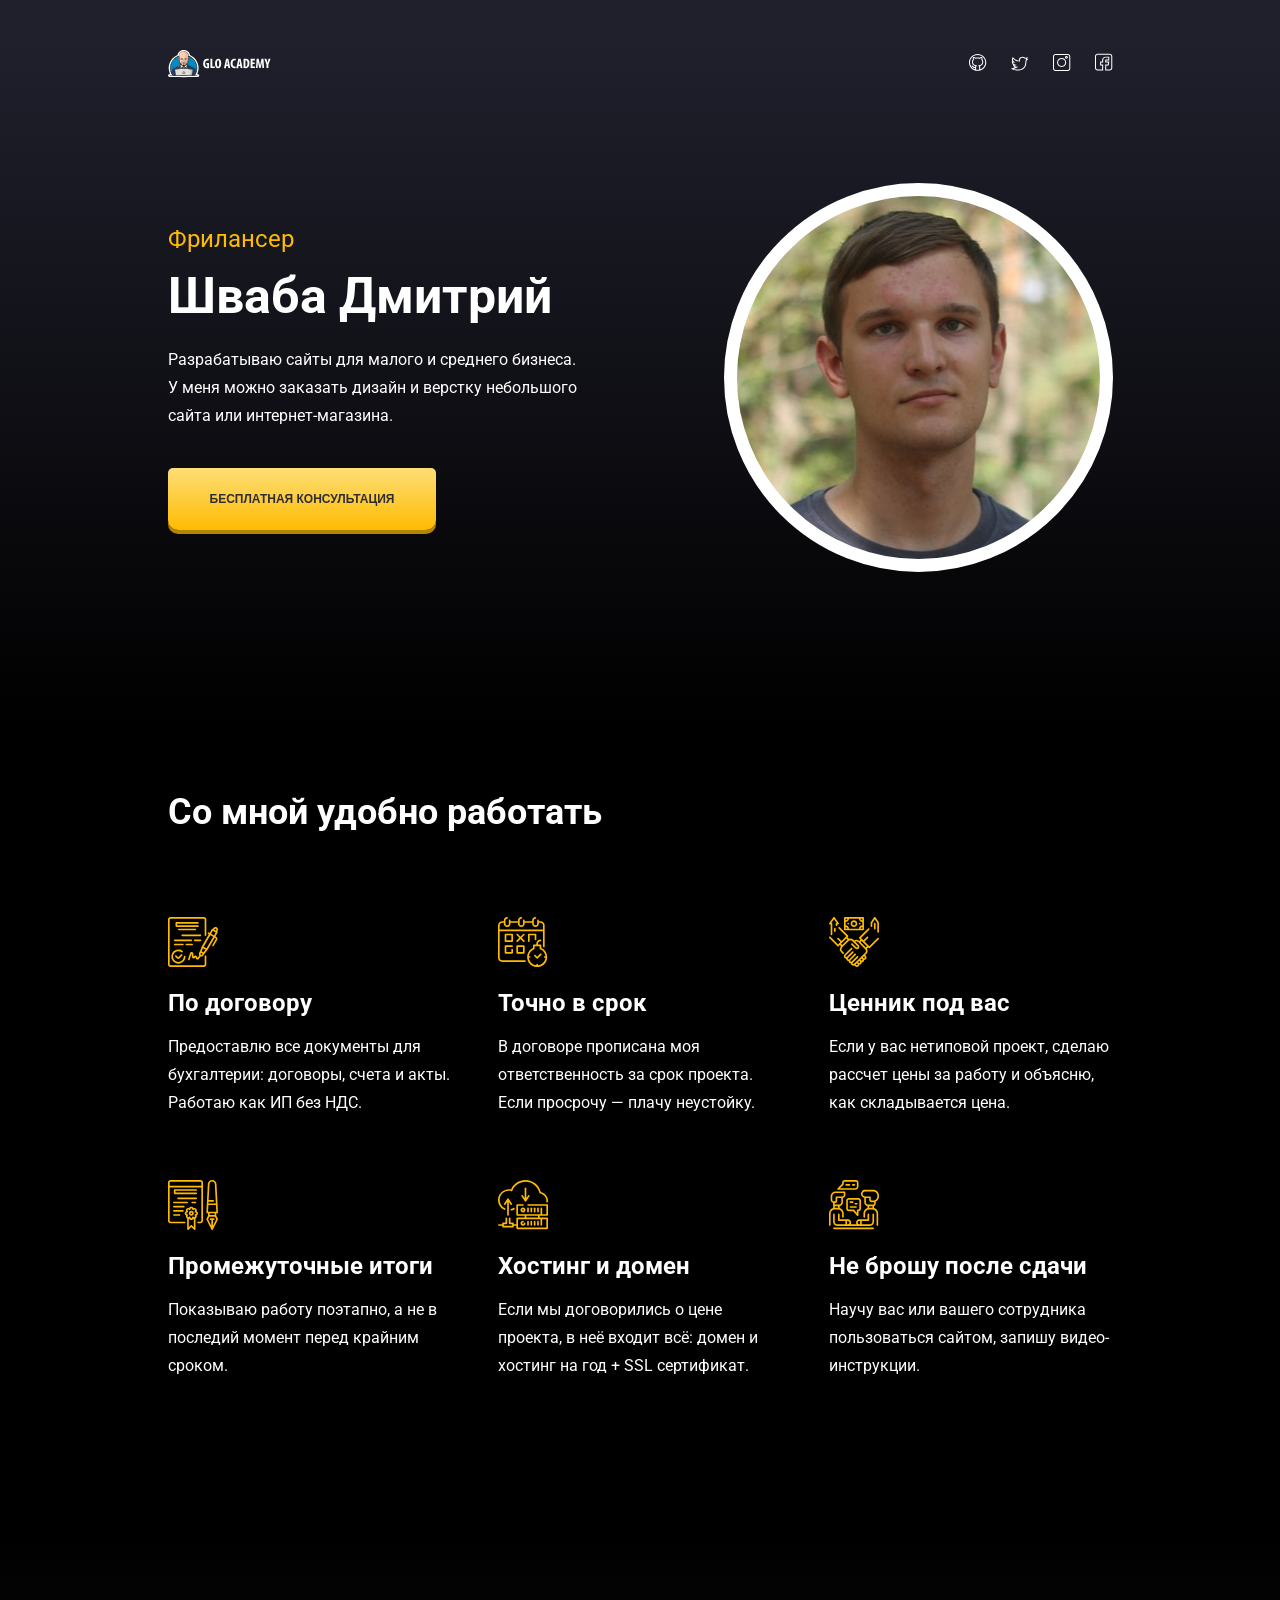
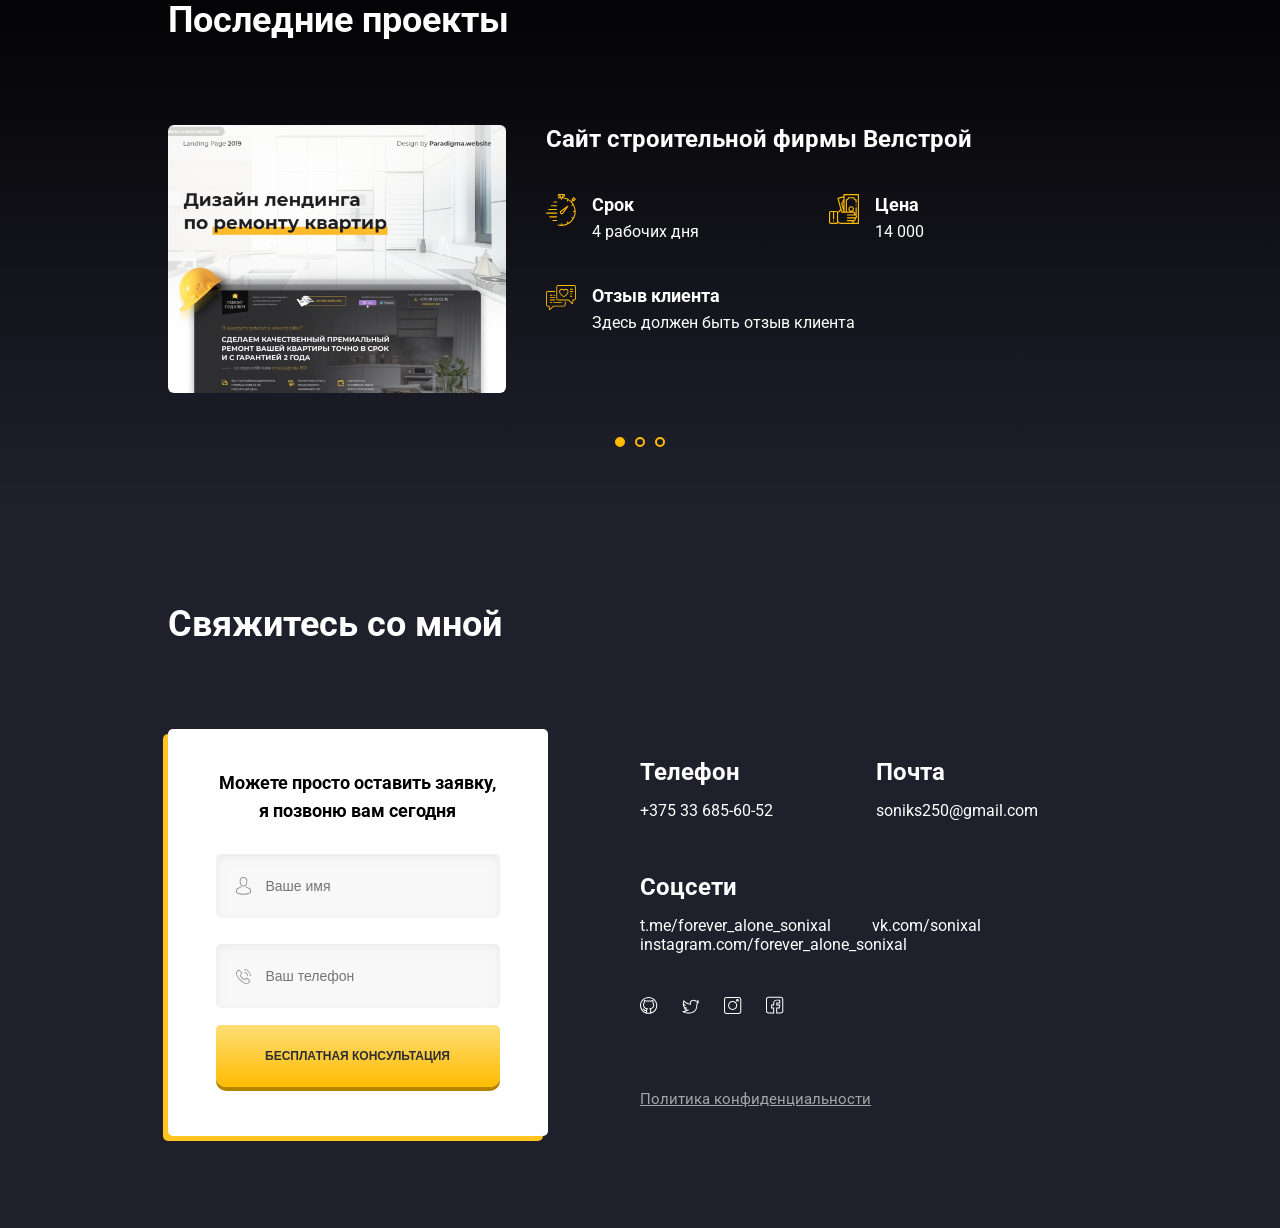
<file: index.html>
<!DOCTYPE html>
<html lang="ru">
<head>
	<meta charset="UTF-8">
	<meta name="viewport" content="width-device-width, initial-scale=1.0">
	<title>Шваба Дмитрий</title>
	<link href="https://fonts.googleapis.com/css?family=Roboto:400,700&display=swap&subset=cyrillic" rel="stylesheet">
	<link rel="stylesheet" href="css/style.css">
	<link rel="stylesheet" href="css/animate.css">
	<link rel="stylesheet" href="css/swiper.min.css">
</head>
<body>
	<header class="hero">
		<div class="container">
			<div class="hero-header">
				<img class = "logo" src="img/logo.svg" alt="Glo Academy">
				<div class="social-links">
					<a href="https://github.com/sonixal" class="social-link"><img src="img/social/github.svg" alt="github"></a>
					<a href="#" class="social-link"><img src="img/social/twitter.svg" alt="twitter"></a>
					<a href="http://instagram.com/forever_alone_sonixal" class="social-link"><img src="img/social/instagram.svg" alt="instagram"></a>
					<a href="https://vk.com/sonixal" class="social-link"><img src="img/social/facebook.svg" alt="facebook"></a>
				</div>
			</div>
			<div class="hero-content">	
				<div class="hero-text">
					<span class="hero-subtitle wow fadeInRight" data-wow-delay="0.2s">Фрилансер</span>
					<h1 class="hero-title wow fadeInRight" data-wow-delay="0.4s">Шваба Дмитрий</h1>
					<p class="hero-description wow fadeInRight" data-wow-delay="0.6s">Разрабатываю сайты для малого и среднего бизнеса. У меня можно заказать дизайн и верстку небольшого сайта или интернет-магазина.</p>
					<button class="button hero-button wow fadeInRight" data-wow-delay="0.8s">Бесплатная консультация</button>
				</div>
				<div class="hero-avatar wow fadeIn" data-wow-delay="1.5s">
					
				</div>
			</div>
		</div>
	</header>
	<main>
		<section class="features section">
			<div class="container">
				<h2 class="section-title wow fadeInUp">Со мной удобно работать</h2>
				<div class="features-block">
					<div class="features-item">
						<img src="img/features/offer-img.svg" alt="По договору" class="features-image wow fadeIn" data-wow-delay="0.2s">
						<h3 class="features-title wow fadeIn" data-wow-delay="0.2s">По договору</h3>
						<p class="features-text wow fadeIn" data-wow-delay="0.2s">Предоставлю все документы для бухгалтерии: договоры, счета и акты. Работаю как ИП без НДС.</p>
					</div>
					<div class="features-item">
						<img src="img/features/deadline-img.svg" alt="Точно в срок" class="features-image wow fadeIn" data-wow-delay="0.2s">
						<h3 class="features-title wow fadeIn" data-wow-delay="0.2s">Точно в срок</h3>
						<p class="features-text wow fadeIn" data-wow-delay="0.2s">В договоре прописана моя  ответственность за срок проекта. Если просрочу — плачу неустойку. </p>
					</div>
					<div class="features-item wow fadeIn" data-wow-delay="0.2s">
						<img src="img/features/agreement-img.svg" alt="Ценник под вас" class="features-image wow fadeIn" data-wow-delay="0.2s">
						<h3 class="features-title wow fadeIn" data-wow-delay="0.2s">Ценник под вас</h3>
						<p class="features-text wow fadeIn" data-wow-delay="0.2s">Если у вас нетиповой проект, сделаю рассчет цены за работу и объясню, как складывается цена.</p>
					</div>
					<div class="features-item">
						<img src="img/features/steps-img.svg" alt="Промежуточные итоги" class="features-image wow fadeIn" data-wow-delay="0.2s">
						<h3 class="features-title wow fadeIn" data-wow-delay="0.2s">Промежуточные итоги</h3>
						<p class="features-text wow fadeIn" data-wow-delay="0.2s">Показываю работу поэтапно, а не в последий момент перед крайним сроком. </p>
					</div>
					<div class="features-item">
						<img src="img/features/storage-img.svg" alt="Хостинг и домен" class="features-image wow fadeIn" data-wow-delay="0.2s">
						<h3 class="features-title wow fadeIn" data-wow-delay="0.2s">Хостинг и домен</h3>
						<p class="features-text wow fadeIn" data-wow-delay="0.2s">Если мы договорились о цене проекта, в неё входит всё: домен и хостинг на год + SSL сертификат.</p>
					</div>
					<div class="features-item">
						<img src="img/features/conversation-img.svg" alt="Не брошу после сдачи" class="features-image wow fadeIn" data-wow-delay="0.2s">
						<h3 class="features-title wow fadeIn " data-wow-delay="0.2s">Не брошу после сдачи</h3>
						<p class="features-text wow fadeIn" data-wow-delay="0.2s">Научу вас или вашего сотрудника пользоваться сайтом, запишу видео-инструкции.</p>
					</div>
				</div>
			</div>
		</section>
		<section class="section projects">
			<div class="container">
				<h2 class="section-title">Последние проекты</h2>

				<div class="swiper-container projects-slider">
    			<div class="swiper-wrapper">
        			<div class="swiper-slide projects-slide">
						<img src="img/project-img.svg" alt="Site" class="project-image">
						<div class="project-text">
							<h3 class="project-title">Сайт строительной фирмы Велстрой</h3>
							<div class="project-time">
								<img src="img/time-icon.svg" alt="" class="project-icon">
								<div class="project-description">
									<h4 class="project-subtitle">Срок</h4>
									<p class="project-paragraph">4 рабочих дня</p>
								</div>
							</div>
							<div class="project-cost">								
								<img src="img/cost-icon.svg" alt="" class="project-icon">
								<div class="project-description">
									<h4 class="project-subtitle">Цена</h4>
									<p class="project-paragraph">14 000</p>
								</div></div>
							<div class="project-feedback">
								<img src="img/feedback-icon.svg" alt="" class="project-icon">
								<div class="project-description">
									<h4 class="project-subtitle">Отзыв клиента</h4>
									<p class="project-paragraph">Здесь должен быть отзыв клиента</p>
								</div>
							</div>
						</div>
        			</div>
        			<div class="swiper-slide projects-slide">
						<img src="img/project-img.svg" alt="Site" class="project-image">
						<div class="project-text">
						<h3 class="project-title">Сайт строительной фирмы Беларуськалий</h3>
							<div class="project-time">
								<img src="img/time-icon.svg" alt="" class="project-icon">
								<div class="project-description">
									<h4 class="project-subtitle">Срок</h4>
									<p class="project-paragraph">4 рабочих дня</p>
								</div>
							</div>
							<div class="project-cost">								
								<img src="img/cost-icon.svg" alt="" class="project-icon">
								<div class="project-description">
									<h4 class="project-subtitle">Цена</h4>
									<p class="project-paragraph">14 000</p>
								</div></div>
							<div class="project-feedback">
								<img src="img/feedback-icon.svg" alt="" class="project-icon">
								<div class="project-description">
									<h4 class="project-subtitle">Отзыв клиента</h4>
									<p class="project-paragraph">Здесь должен быть отзыв клиента</p>
								</div>
							</div>
						</div>
        			</div>
         			<div class="swiper-slide projects-slide">
						<img src="img/project-img.svg" alt="Site" class="project-image">
						<div class="project-text">
						<h3 class="project-title">Сайт строительной фирмы Беларуськалий</h3>
							<div class="project-time">
								<img src="img/time-icon.svg" alt="" class="project-icon">
								<div class="project-description">
									<h4 class="project-subtitle">Срок</h4>
									<p class="project-paragraph">4 рабочих дня</p>
								</div>
							</div>
							<div class="project-cost">								
								<img src="img/cost-icon.svg" alt="" class="project-icon">
								<div class="project-description">
									<h4 class="project-subtitle">Цена</h4>
									<p class="project-paragraph">14 000</p>
								</div></div>
							<div class="project-feedback">
								<img src="img/feedback-icon.svg" alt="" class="project-icon">
								<div class="project-description">
									<h4 class="project-subtitle">Отзыв клиента</h4>
									<p class="project-paragraph">Здесь должен быть отзыв клиента</p>
								</div>
							</div>
						</div>
        			</div>       			
    			</div>
   				 	<div class="projects-pagination"></div>
				</div>
			</div>
		</section>
	</main>
	<footer class="section">
		<div class="container">
			<h2 class="section-title wow fadeInUp" data-wow-delay="0.2s">Свяжитесь со мной</h2>
			<div class="contacts-block">
				<form action="#" class="contacts-form wow fadeIn" data-wow-delay="0.4s">
					<h4 class="form-title">Можете просто оставить заявку, я позвоню вам сегодня</h4>
					<input type="text" class="input input-name" placeholder="Ваше имя">
					<input type="text" class="input input-phone" placeholder="Ваш телефон">
					<button class="button form-button">Бесплатная консультация</button>
				</form>
				<div class="contacts-text">
					<div class="contacts-data">
						<div class="contacts-phone wow fadeIn" data-wow-delay="0.6s">
							<h4 class="contacts-title">Телефон</h4>
							<a href="tel:+375336856052" class="contacts-link">+375 33 685-60-52</a>
						</div>
						<div class="contacts-mail wow fadeIn" data-wow-delay="0.6s">
							<h4 class="contacts-title">Почта</h4>
							<a href="mailto:soniks250@gmail.com" class="contacts-link">soniks250@gmail.com</a>
						</div>
						<div class="contact-social wow fadeIn" data-wow-delay="0.6s">
							<h4 class="contacts-title">Соцсети</h4>
							<a href="http://t.me/forever_alone_sonixal" class="contacts-link">t.me/forever_alone_sonixal</a>
							<a href="http://vk.com/sonixal" class="contacts-link">vk.com/sonixal</a>
							<a href="http://instagram.com/forever_alone_sonixal" class="contacts-link">instagram.com/forever_alone_sonixal</a>
							</div>
					</div>
					<div class="social-links wow fadeIn" data-wow-delay="0.8s">
							<a href="https://github.com/sonixal" class="social-link"><img src="img/social/github.svg" alt="github"></a>
							<a href="#" class="social-link"><img src="img/social/twitter.svg" alt="twitter"></a>
							<a href="http://instagram.com/forever_alone_sonixal" class="social-link"><img src="img/social/instagram.svg" alt="instagram"></a>
							<a href="https://vk.com/sonixal" class="social-link"><img src="img/social/facebook.svg" alt="facebook"></a>
					</div>
					<a href="" class="contacts-policy wow fadeIn" data-wow-delay="1s">Политика конфиденциальности</a>
				</div>
			</div>
		</div>
	</footer>
	<script src="js/wow.min.js"></script>
	<script src="js/swiper.min.js"></script>
	<script src="js/main.js"></script>
</body>
</html>
</file>
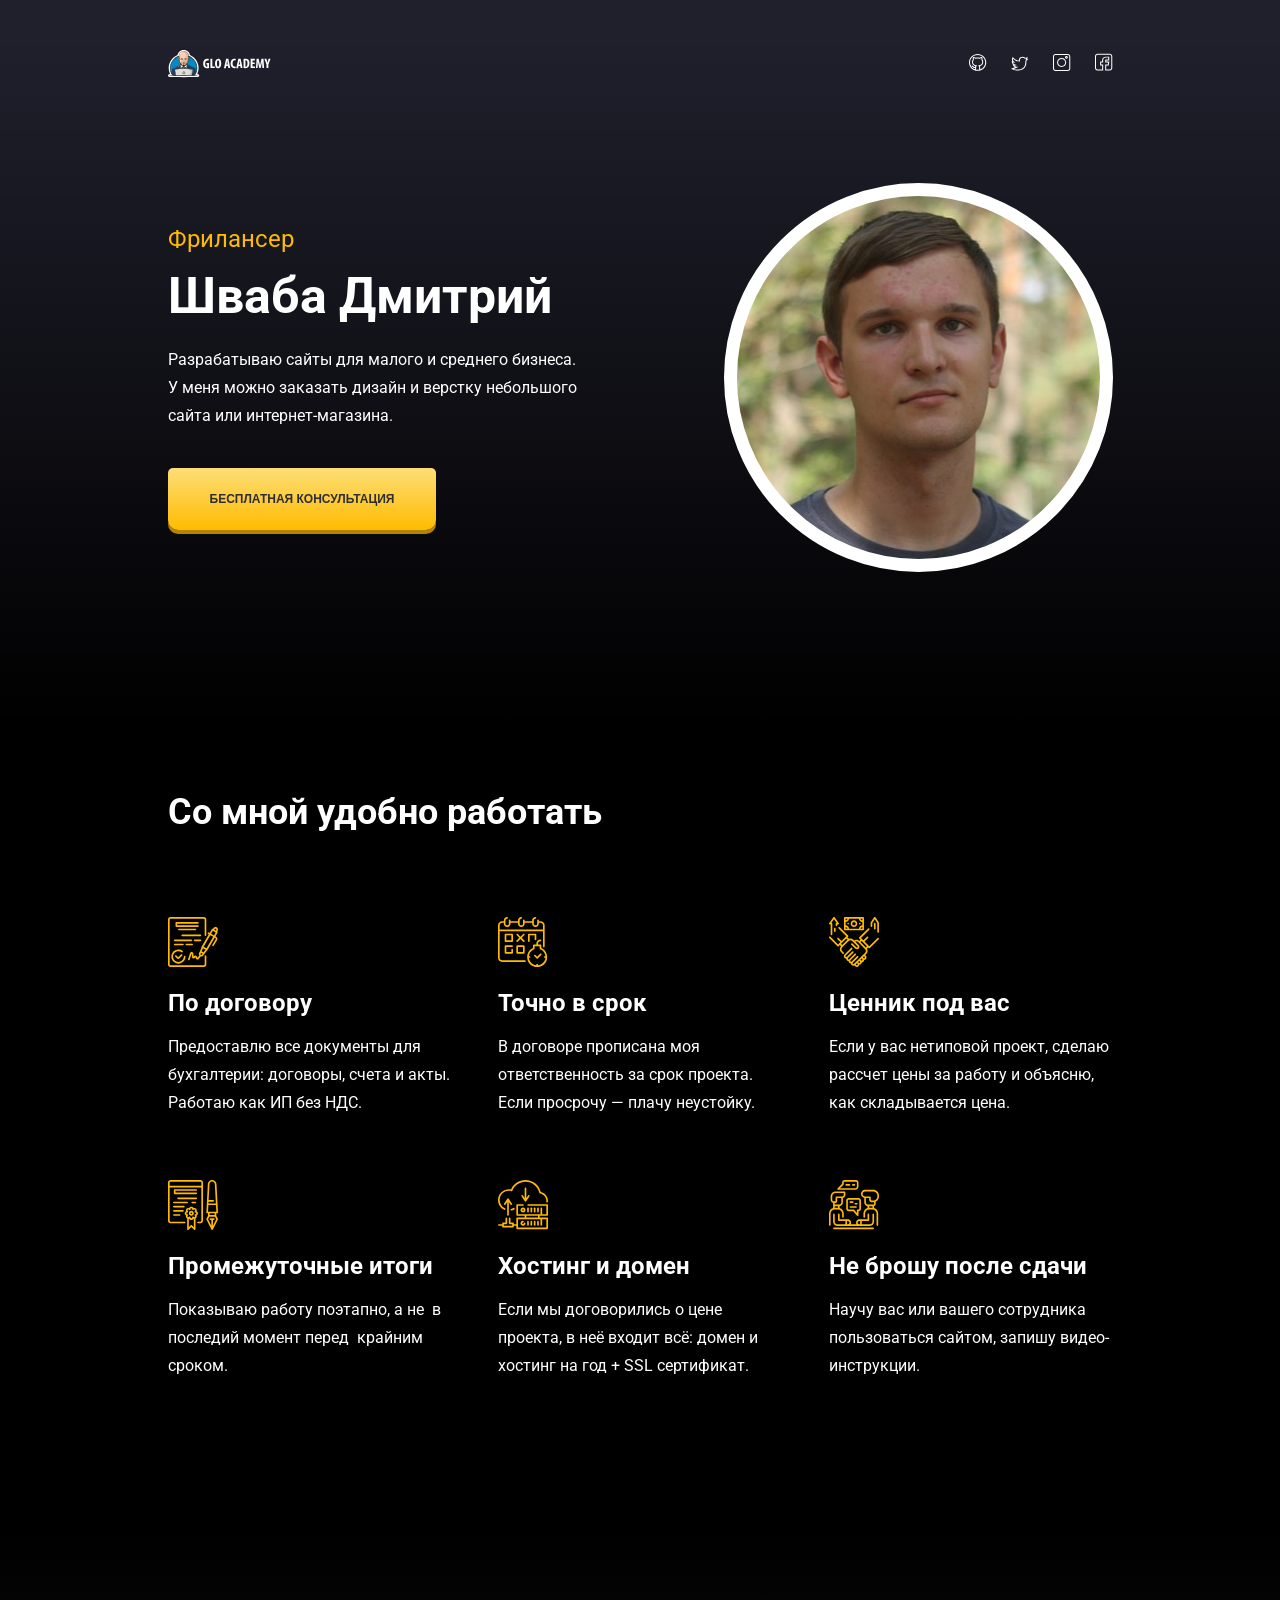
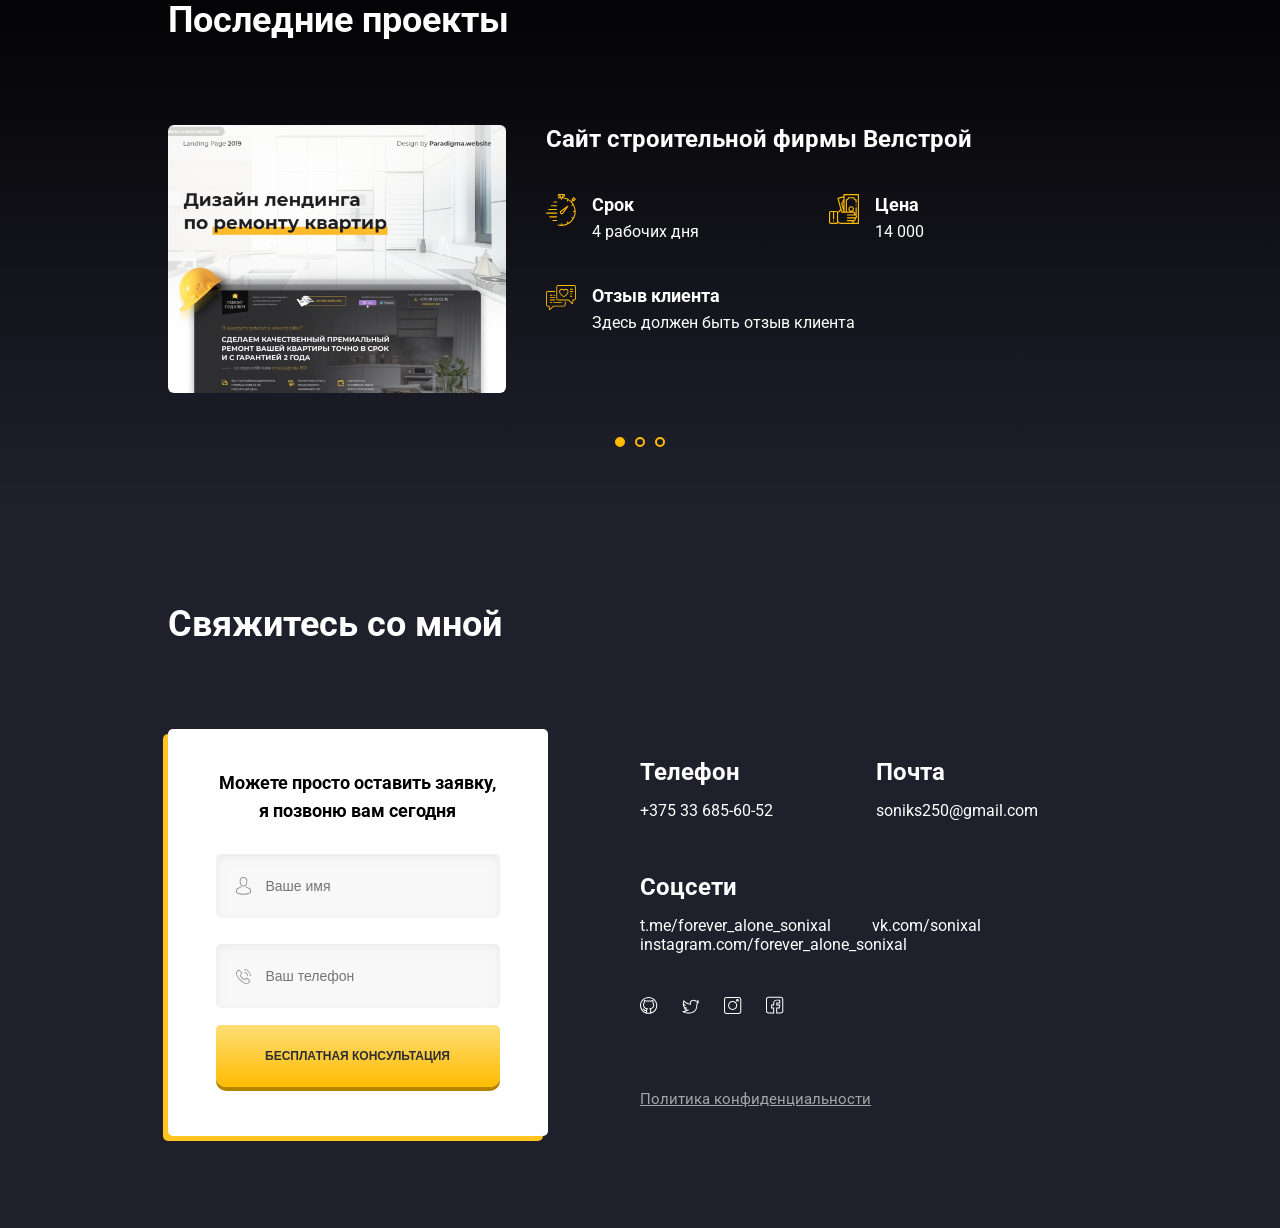
<file: visitka/index.html>
<!DOCTYPE html>
<html lang="ru">
<head>
	<meta charset="UTF-8">
	<meta name="viewport" content="width-device-width, initial-scale=1.0">
	<title>Шваба Дмитрий</title>
	<link href="https://fonts.googleapis.com/css?family=Roboto:400,700&display=swap&subset=cyrillic" rel="stylesheet">
	<link rel="stylesheet" href="css/style.css">
	<link rel="stylesheet" href="css/animate.css">
	<link rel="stylesheet" href="css/swiper.min.css">
</head>
<body>
	<header class="hero">
		<div class="container">
			<div class="hero-header">
				<img class = "logo" src="img/logo.svg" alt="Glo Academy">
				<div class="social-links">
					<a href="https://github.com/sonixal" class="social-link"><img src="img/social/github.svg" alt="github"></a>
					<a href="#" class="social-link"><img src="img/social/twitter.svg" alt="twitter"></a>
					<a href="http://instagram.com/forever_alone_sonixal" class="social-link"><img src="img/social/instagram.svg" alt="instagram"></a>
					<a href="https://vk.com/sonixal" class="social-link"><img src="img/social/facebook.svg" alt="facebook"></a>
				</div>
			</div>
			<div class="hero-content">	
				<div class="hero-text">
					<span class="hero-subtitle wow fadeInRight" data-wow-delay="0.2s">Фрилансер</span>
					<h1 class="hero-title wow fadeInRight" data-wow-delay="0.4s">Шваба Дмитрий</h1>
					<p class="hero-description wow fadeInRight" data-wow-delay="0.6s">Разрабатываю сайты для малого и среднего бизнеса. У меня можно заказать дизайн и верстку небольшого сайта или интернет-магазина.</p>
					<button class="button hero-button wow fadeInRight" data-wow-delay="0.8s">Бесплатная консультация</button>
				</div>
				<div class="hero-avatar wow fadeIn" data-wow-delay="1.5s">
					
				</div>
			</div>
		</div>
	</header>
	<main>
		<section class="features section">
			<div class="container">
				<h2 class="section-title wow fadeInUp">Со мной удобно работать</h2>
				<div class="features-block">
					<div class="features-item">
						<img src="img/features/offer-img.svg" alt="По договору" class="features-image wow fadeIn" data-wow-delay="0.2s">
						<h3 class="features-title wow fadeIn" data-wow-delay="0.2s">По договору</h3>
						<p class="features-text wow fadeIn" data-wow-delay="0.2s">Предоставлю все документы для бухгалтерии: договоры, счета и акты. Работаю как ИП без НДС.</p>
					</div>
					<div class="features-item">
						<img src="img/features/deadline-img.svg" alt="Точно в срок" class="features-image wow fadeIn" data-wow-delay="0.2s">
						<h3 class="features-title wow fadeIn" data-wow-delay="0.2s">Точно в срок</h3>
						<p class="features-text wow fadeIn" data-wow-delay="0.2s">В договоре прописана моя  ответственность за срок проекта. Если просрочу — плачу неустойку. </p>
					</div>
					<div class="features-item wow fadeIn" data-wow-delay="0.2s">
						<img src="img/features/agreement-img.svg" alt="Ценник под вас" class="features-image wow fadeIn" data-wow-delay="0.2s">
						<h3 class="features-title wow fadeIn" data-wow-delay="0.2s">Ценник под вас</h3>
						<p class="features-text wow fadeIn" data-wow-delay="0.2s">Если у вас нетиповой проект, сделаю рассчет цены за работу и объясню, как складывается цена.</p>
					</div>
					<div class="features-item">
						<img src="img/features/steps-img.svg" alt="Промежуточные итоги" class="features-image wow fadeIn" data-wow-delay="0.2s">
						<h3 class="features-title wow fadeIn" data-wow-delay="0.2s">Промежуточные итоги</h3>
						<p class="features-text wow fadeIn" data-wow-delay="0.2s">Показываю работу поэтапно, а не  в последий момент перед  крайним сроком. </p>
					</div>
					<div class="features-item">
						<img src="img/features/storage-img.svg" alt="Хостинг и домен" class="features-image wow fadeIn" data-wow-delay="0.2s">
						<h3 class="features-title wow fadeIn" data-wow-delay="0.2s">Хостинг и домен</h3>
						<p class="features-text wow fadeIn" data-wow-delay="0.2s">Если мы договорились о цене проекта, в неё входит всё: домен и хостинг на год + SSL сертификат.</p>
					</div>
					<div class="features-item">
						<img src="img/features/conversation-img.svg" alt="Не брошу после сдачи" class="features-image wow fadeIn" data-wow-delay="0.2s">
						<h3 class="features-title wow fadeIn " data-wow-delay="0.2s">Не брошу после сдачи</h3>
						<p class="features-text wow fadeIn" data-wow-delay="0.2s">Научу вас или вашего сотрудника пользоваться сайтом, запишу видео-инструкции.</p>
					</div>
				</div>
			</div>
		</section>
		<section class="section projects">
			<div class="container">
				<h2 class="section-title">Последние проекты</h2>

				<div class="swiper-container projects-slider">
    			<div class="swiper-wrapper">
        			<div class="swiper-slide projects-slide">
						<img src="img/project-img.svg" alt="Site" class="project-image">
						<div class="project-text">
							<h3 class="project-title">Сайт строительной фирмы Велстрой</h3>
							<div class="project-time">
								<img src="img/time-icon.svg" alt="" class="project-icon">
								<div class="project-description">
									<h4 class="project-subtitle">Срок</h4>
									<p class="project-paragraph">4 рабочих дня</p>
								</div>
							</div>
							<div class="project-cost">								
								<img src="img/cost-icon.svg" alt="" class="project-icon">
								<div class="project-description">
									<h4 class="project-subtitle">Цена</h4>
									<p class="project-paragraph">14 000</p>
								</div></div>
							<div class="project-feedback">
								<img src="img/feedback-icon.svg" alt="" class="project-icon">
								<div class="project-description">
									<h4 class="project-subtitle">Отзыв клиента</h4>
									<p class="project-paragraph">Здесь должен быть отзыв клиента</p>
								</div>
							</div>
						</div>
        			</div>
        			<div class="swiper-slide projects-slide">
						<img src="img/project-img.svg" alt="Site" class="project-image">
						<div class="project-text">
						<h3 class="project-title">Сайт строительной фирмы Беларуськалий</h3>
							<div class="project-time">
								<img src="img/time-icon.svg" alt="" class="project-icon">
								<div class="project-description">
									<h4 class="project-subtitle">Срок</h4>
									<p class="project-paragraph">4 рабочих дня</p>
								</div>
							</div>
							<div class="project-cost">								
								<img src="img/cost-icon.svg" alt="" class="project-icon">
								<div class="project-description">
									<h4 class="project-subtitle">Цена</h4>
									<p class="project-paragraph">14 000</p>
								</div></div>
							<div class="project-feedback">
								<img src="img/feedback-icon.svg" alt="" class="project-icon">
								<div class="project-description">
									<h4 class="project-subtitle">Отзыв клиента</h4>
									<p class="project-paragraph">Здесь должен быть отзыв клиента</p>
								</div>
							</div>
						</div>
        			</div>
         			<div class="swiper-slide projects-slide">
						<img src="img/project-img.svg" alt="Site" class="project-image">
						<div class="project-text">
						<h3 class="project-title">Сайт строительной фирмы Беларуськалий</h3>
							<div class="project-time">
								<img src="img/time-icon.svg" alt="" class="project-icon">
								<div class="project-description">
									<h4 class="project-subtitle">Срок</h4>
									<p class="project-paragraph">4 рабочих дня</p>
								</div>
							</div>
							<div class="project-cost">								
								<img src="img/cost-icon.svg" alt="" class="project-icon">
								<div class="project-description">
									<h4 class="project-subtitle">Цена</h4>
									<p class="project-paragraph">14 000</p>
								</div></div>
							<div class="project-feedback">
								<img src="img/feedback-icon.svg" alt="" class="project-icon">
								<div class="project-description">
									<h4 class="project-subtitle">Отзыв клиента</h4>
									<p class="project-paragraph">Здесь должен быть отзыв клиента</p>
								</div>
							</div>
						</div>
        			</div>       			
    			</div>
   				 	<div class="projects-pagination"></div>
				</div>
			</div>
		</section>
	</main>
	<footer class="section">
		<div class="container">
			<h2 class="section-title wow fadeInUp" data-wow-delay="0.2s">Свяжитесь со мной</h2>
			<div class="contacts-block">
				<form action="#" class="contacts-form wow fadeIn" data-wow-delay="0.4s">
					<h4 class="form-title">Можете просто оставить заявку, я позвоню вам сегодня</h4>
					<input type="text" class="input input-name" placeholder="Ваше имя">
					<input type="text" class="input input-phone" placeholder="Ваш телефон">
					<button class="button form-button">Бесплатная консультация</button>
				</form>
				<div class="contacts-text">
					<div class="contacts-data">
						<div class="contacts-phone wow fadeIn" data-wow-delay="0.6s">
							<h4 class="contacts-title">Телефон</h4>
							<a href="tel:+375336856052" class="contacts-link">+375 33 685-60-52</a>
						</div>
						<div class="contacts-mail wow fadeIn" data-wow-delay="0.6s">
							<h4 class="contacts-title">Почта</h4>
							<a href="mailto:soniks250@gmail.com" class="contacts-link">soniks250@gmail.com</a>
						</div>
						<div class="contact-social wow fadeIn" data-wow-delay="0.6s">
							<h4 class="contacts-title">Соцсети</h4>
							<a href="http://t.me/forever_alone_sonixal" class="contacts-link">t.me/forever_alone_sonixal</a>
							<a href="http://vk.com/sonixal" class="contacts-link">vk.com/sonixal</a>
							<a href="http://instagram.com/forever_alone_sonixal" class="contacts-link">instagram.com/forever_alone_sonixal</a>
							</div>
					</div>
					<div class="social-links wow fadeIn" data-wow-delay="0.8s">
							<a href="https://github.com/sonixal" class="social-link"><img src="img/social/github.svg" alt="github"></a>
							<a href="#" class="social-link"><img src="img/social/twitter.svg" alt="twitter"></a>
							<a href="http://instagram.com/forever_alone_sonixal" class="social-link"><img src="img/social/instagram.svg" alt="instagram"></a>
							<a href="https://vk.com/sonixal" class="social-link"><img src="img/social/facebook.svg" alt="facebook"></a>
					</div>
					<a href="" class="contacts-policy wow fadeIn" data-wow-delay="1s">Политика конфиденциальности</a>
				</div>
			</div>
		</div>
	</footer>
	<script src="js/wow.min.js"></script>
	<script src="js/swiper.min.js"></script>
	<script src="js/main.js"></script>
</body>
</html>
</file>
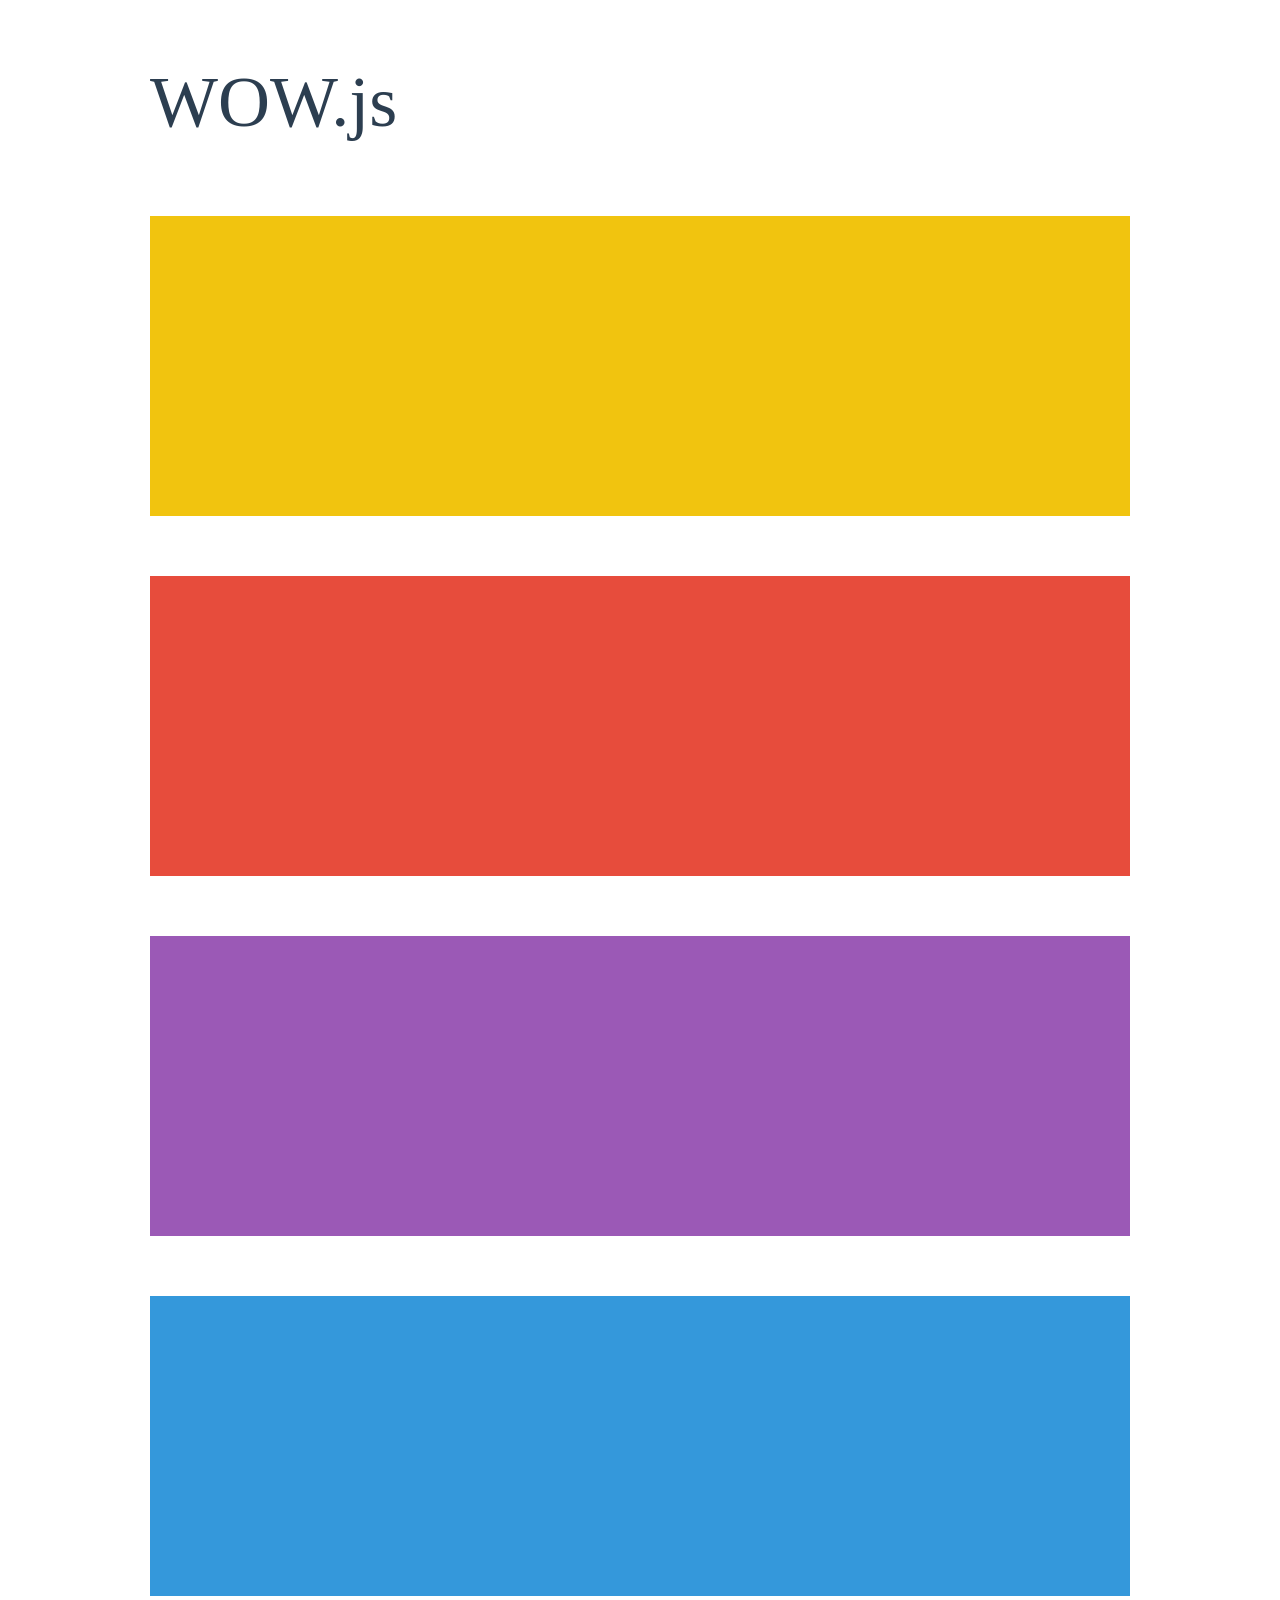
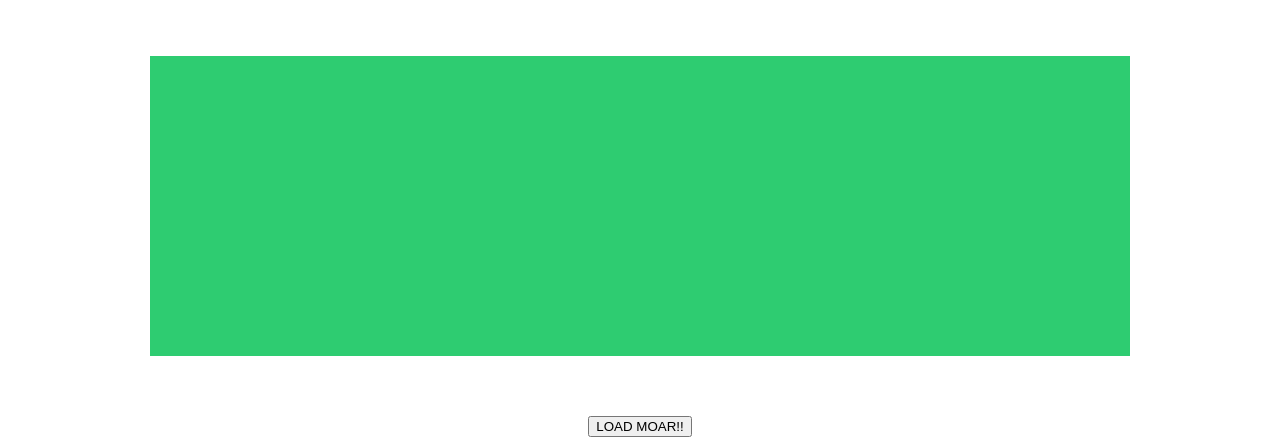
<file: WOW-master/demo.html>
<!doctype html>

<html lang="en">
<head>
  <meta charset="utf-8">
  <title>WOW</title>
  <link rel="stylesheet" href="css/libs/animate.css">
  <link rel="stylesheet" href="css/site.css">
  <style>
    .wow:first-child {
      visibility: hidden;
    }
  </style>
  <!--[if IE]>
    <script src="http://html5shiv.googlecode.com/svn/trunk/html5.js"></script>
  <![endif]-->
</head>

<body>
  <div id="container">
    <header>
      <h1>WOW.js</h1>
    </header>
    <div id="main">
      <section class="wow fadeInDown" style="background-color: #f1c40f;"></section>
      <section class="wow pulse" style="background-color: #e74c3c;" data-wow-iteration="infinite" data-wow-duration="1500ms"></section>
      <section class="section--purple wow slideInRight" data-wow-delay="2s"></section>
      <section class="section--blue wow bounceInLeft" data-wow-offset="300"></section>
      <section class="section--green wow slideInLeft" data-wow-duration="4s"></section>
      <button id="moar">LOAD MOAR!!</button>
    </div>
  </div>
  <script src="dist/wow.js"></script>
  <script>
    wow = new WOW(
      {
        animateClass: 'animated',
        offset:       100,
        callback:     function(box) {
          console.log("WOW: animating <" + box.tagName.toLowerCase() + ">")
        }
      }
    );
    wow.init();
    document.getElementById('moar').onclick = function() {
      var section = document.createElement('section');
      section.className = 'section--purple wow fadeInDown';
      this.parentNode.insertBefore(section, this);
    };
  </script>
</body>
</html>
</file>
<file: css/style.css>
*{
	box-sizing: border-box;
	color: white;
}

img{
	max-width: 100%;
}

body{
	background-color: #20202D;
	margin: 0;
	font-family: 'Roboto', sans-serif;
}

.container{
	max-width: 945px;
	margin: auto;
	width: 90%;
}

.section{
	padding-top: 64px;
	padding-bottom: 92px;
}

.section-title{
	margin: 0;
	font-weight: bold;
	font-size: 36px;
	line-height: 42px;
	margin-bottom: 84px;
}

.hero{
	padding-top: 50px;
	padding-bottom: 155px;
	background: linear-gradient(0deg, #000000 0.01%, rgba(0, 0, 0, 0) 95.44%);
}

.hero-header{
	display: flex;
	justify-content: space-between;
	align-items: center;
	margin-bottom: 105px;
}

.social-link {
	margin-left: 20px;
}

.social-link:first-child{
	margin-left: 0;
}

.hero-content{
	display: flex;
	justify-content: space-between;
	align-items: center;
}

.hero-subtitle{
	font-size: 24px;
	line-height: 28px;
	color: #ffbb01;
	display: inline-block;
	margin-bottom: 14px;
}

.hero-title{
	font-weight: bold;
	font-size: 50px;
	line-height: 59px;
	margin-top: 0;
	margin-bottom: 20px;
}

.hero-description{
	font-size: 16px;
	line-height: 28px;
	max-width: 420px;
	margin-bottom: 38px;
}

.button{
background: -webkit-linear-gradient(#FDDE76 0%, #FFBB01 100%);
background: -o-linear-gradient(#FDDE76 0%, #FFBB01 100%);
background: linear-gradient(#FDDE76 0%, #FFBB01 100%);
	box-shadow: 0px 4px 0px #B68500;
	border: none;
	border-radius: 5px 5px 10px 10px;
	padding: 24px 42px;
	font-size: 12px;
	line-height: 14px;
	color: #2E2E30;
	text-transform: uppercase;
	font-weight: bold;
}

.hero-avatar{
	width: 389px;
	height: 389px;
	background-color: white;
	border-radius: 50%;
	background-image: url('../img/avatar.jpg');
	background-repeat: no-repeat;
	background-position: center top -160px;
	border: 13px solid white;
}

.features{
	background-color: black;
}

.features-block{
	display: -webkit-flex;
	display: -moz-flex;
	display: -ms-flex;
	display: -o-flex;
	display: flex;
	-webkit-flex-wrap: wrap;
	-moz-flex-wrap: wrap;
	-ms-flex-wrap: wrap;
	-o-flex-wrap: wrap;
	flex-wrap: wrap;
	justify-content: space-between;

}

.features-item{
	flex-basis: 30%;
	margin-bottom: 63px;
}

.features-image{
	display: block;
	margin-bottom: 22px;
}

.features-title{
	font-weight: bold;
	font-size: 24px;
	line-height: 28px;
	margin: 0;
	margin-bottom: 16px;
}

.features-text{
	font-size: 16px;
	line-height: 28px;
	margin: 0;
}

.projects{
	background: linear-gradient(180deg, #000000 0%, rgba(0, 0, 0, 0) 95.44%);
}

.projects-slide{
	display: -webkit-flex;
	display: -moz-flex;
	display: -ms-flex;
	display: -o-flex;
	display: flex;
	align-items: flex-start;
	justify-content: space-between;
}

.project-text{
	display: -webkit-flex;
	display: -moz-flex;
	display: -ms-flex;
	display: -o-flex;
	display: flex;
	flex-basis: 60%;
	-webkit-flex-wrap: wrap;
	-moz-flex-wrap: wrap;
	-ms-flex-wrap: wrap;
	-o-flex-wrap: wrap;
	flex-wrap: wrap;
}

.project-title{
	flex-basis: 100%;
	font-weight: bold;
	font-size: 24px;
	line-height: 28px;
	color: #FFFFFF;
	margin: 0;
	margin-bottom: 41px;
}

.project-time, .project-cost{
	flex-basis: 50%;
	margin-bottom: 44px;
}

.project-time, .project-cost, .project-feedback{
	display: -webkit-flex;
	display: -moz-flex;
	display: -ms-flex;
	display: -o-flex;
	display: flex;
	-ms-align-items: flex-start;
	align-items: flex-start;
}

.project-paragraph{
	margin: 0;
	font-size: 16px;
	line-height: 19px;
	color: #FFFFFF;
}

.project-subtitle{
	margin: 0;
	font-weight: bold;
	font-size: 18px;
	line-height: 21px;
	color: #FFFFFF;
	margin-bottom: 7px;
}

.project-icon{
	margin-right: 16px;
}

.contacts-form{
	background: #FFFFFF;
	box-shadow: -5px 5px 0px #FFC41D;
	border-radius: 5px;
	max-width: 380px;
	padding-top: 40px;
	padding-left: 48px;
	padding-right: 48px;
	padding-bottom: 49px;
}

.projects-pagination{
	display: -webkit-flex;
	display: -moz-flex;
	display: -ms-flex;
	display: -o-flex;
	display: flex;
	-ms-align-items: c;
	align-items: center;
	justify-content: center;
	margin-top: 44px;
}

.projects-bullet{
	width: 10px;
	height: 10px;
	border: 2px solid #FFBB01;
	border-radius: 50%;
	display: inline-block;
	margin-left: 5px;
	margin-right: 5px;
}

.projects-active-bullet{
	background: #FFBB01;
}

.form-title{
	color: black;
	font-weight: bold;
	font-size: 18px;
	line-height: 28px;
	text-align: center;
	margin: 0;
	margin-bottom: 29px;
}

.input{
	background: #F8F8F8;
	border: none;
	box-shadow: inset 0px 3px 10px rgba(199, 199, 199, 0.25);
	border-radius: 5px;
	padding: 18px 20px;
	padding-left: 50px;
	width: 100%;
	font-size: 14px;
	line-height: 28px;
}

.input-name{
	margin-bottom: 26px;
	background-image: url(../img/user-icon.svg);
	background-repeat: no-repeat;
	background-position: center left 20px;
}

.input-phone{
	margin-bottom: 17px;
	background-image: url(../img/phone-icon.svg);
	background-repeat: no-repeat;
	background-position: center left 20px;
}

.form-button{
	min-width: 100%;
}

.contacts-block{
	display: -webkit-flex;
	display: -moz-flex;
	display: -ms-flex;
	display: -o-flex;
	display: flex;
	align-items: center;
	justify-content: space-between;
}

.contacts-text{
	flex-basis: 50%;

}

.contacts-data{
	display: -webkit-flex;
	display: -moz-flex;
	display: -ms-flex;
	display: -o-flex;
	display: flex;
	-webkit-flex-wrap: wrap;
	-moz-flex-wrap: wrap;
	-ms-flex-wrap: wrap;
	-o-flex-wrap: wrap;
	flex-wrap: wrap;
	margin-bottom: 42px;
}
 .contacts-phone, .contacts-mail{
 	flex-basis: 50%;
 	margin-bottom: 53px;
 }

 .contacts-social{
 	flex-basis: 100%;
 }

 .contacts-title{
	font-weight: bold;
	font-size: 24px;
	line-height: 28px;
	color: #FFFFFF;
	margin: 0;
	margin-bottom: 15px;
 }

 .contacts-link{
 	text-decoration: none;
 	color:inherit;
 	margin-right: 37px;
 }

 .contacts-link:hover{
 	text-decoration: underline;
 }

 .contacts-policy{
 	display: inline-block;
 	font-size: 15px;
	line-height: 18px;
	text-decoration-line: underline;
	color: #A5A5A5;
	margin-top: 72px;
 }

@media (max-width: 1100px){
	.hero-avatar{
		width: 300px;
		height: 300px;
		border-width: 10px;
	}
}

@media (max-width: 836px){
	.hero-content{
		-webkit-flex-direction: column;
		-moz-flex-direction: column;
		-ms-flex-direction: column;
		-o-flex-direction: column;
		flex-direction: column;
	}
	.hero-avatar{
		-webkit-order: 0;
		-moz-order: 0;
		-ms-order: 0;
		-o-order: 0;
		order: 0;
		width: 300px;
		height: 300px;
		border-width: 10px;
		margin-bottom: 17px;
	}
	.hero-text{
		-webkit-order: 1px;
		-moz-order: 1px;
		-ms-order: 1px;
		-o-order: 1px;
		order: 1px;
		text-align: center;
	}

	.features-item{
		flex-basis: 45%;
	}

	.projects-slide{
		-webkit-flex-direction: column;
		-moz-flex-direction: column;
		-ms-flex-direction: column;
		-o-flex-direction: column;
		flex-direction: column;
	}

	.project-image{
		margin-bottom: 46px;
	}

	.contacts-block{
		-ms-align-items: flex-start;
		align-items: flex-start;
		-webkit-flex-direction: column;
		-moz-flex-direction: column;
		-ms-flex-direction: column;
		-o-flex-direction: column;
		flex-direction: column;
	}

	.contacts-form{
		margin-bottom: 56px;
	}
}

@media (max-width: 564px){
	.hero{
		padding-bottom: 75px;
	}

	.hero-subtitle{
		font-size: 16px;
		line-height: 27px;
		margin-bottom: 5px;
	}

	.hero-avatar{
		width: 113px;
		height: 113px;
		border-width: 7px;
		-webkit-background-size: 100%;
		background-size: 100%;
		background-position: center top;
	}

	.hero-header{
		margin-bottom: 38px;
	}

	.social-link{
		margin-left: 5px;
	}

	.hero-title{
		font-style: 24px;
		line-height: 28px;
	}

	.hero-description{
		font-size: 14px;
		line-height: 140%;
	}

	.section{
		padding: 60px 0;
	}

	.section-title{
		font-size: 19px;
		line-height: : 27px;
		margin-bottom: 60px;
	}

	.features-item{
		flex-basis: 100%;
		margin-bottom: 30px;
	}

	.features-title{
		font-size: 18px;
		line-height: 28px;
	}

	.features-text{
		font-size: 14px;
		line-height: 28px;
	}

	.project-title{
		font-size: 18px;
		line-height: 150%;
	}

	.project-time, .project-cost, .project-ferdback{
		flex-basis: 100%;
		margin-bottom: 30px;
	}

	.project-paragraph{
		font-size: 14px;
	}

	.contacts-form{
		padding: 40px 19px;
	}

	.form-title{
		font-size: 15px;
		line-height: 140%;
	}

	.form-button{
		font-size: 10px;
	}

	.contacts-phone, .contacts-mail{
		flex-basis: 100%;
		margin-bottom: 30px;
	}

	.contacts-title{
		font-size: 18px;
		line-height: 21;
	}

	.contacts-link{
		font-size: 14px;
		line-height: 16px;	
		display: block;
		margin-bottom: 13px;
	}

}
</file>
<file: visitka/css/style.css>
*{
	box-sizing: border-box;
	color: white;
}

img{
	max-width: 100%;
}

body{
	background-color: #20202D;
	margin: 0;
	font-family: 'Roboto', sans-serif;
}

.container{
	max-width: 945px;
	margin: auto;
	width: 90%;
}

.section{
	padding-top: 64px;
	padding-bottom: 92px;
}

.section-title{
	margin: 0;
	font-weight: bold;
	font-size: 36px;
	line-height: 42px;
	margin-bottom: 84px;
}

.hero{
	padding-top: 50px;
	padding-bottom: 155px;
	background: linear-gradient(0deg, #000000 0.01%, rgba(0, 0, 0, 0) 95.44%);
}

.hero-header{
	display: flex;
	justify-content: space-between;
	align-items: center;
	margin-bottom: 105px;
}

.social-link {
	margin-left: 20px;
}

.social-link:first-child{
	margin-left: 0;
}

.hero-content{
	display: flex;
	justify-content: space-between;
	align-items: center;
}

.hero-subtitle{
	font-size: 24px;
	line-height: 28px;
	color: #ffbb01;
	display: inline-block;
	margin-bottom: 14px;
}

.hero-title{
	font-weight: bold;
	font-size: 50px;
	line-height: 59px;
	margin-top: 0;
	margin-bottom: 20px;
}

.hero-description{
	font-size: 16px;
	line-height: 28px;
	max-width: 420px;
	margin-bottom: 38px;
}

.button{
background: -webkit-linear-gradient(#FDDE76 0%, #FFBB01 100%);
background: -o-linear-gradient(#FDDE76 0%, #FFBB01 100%);
background: linear-gradient(#FDDE76 0%, #FFBB01 100%);
	box-shadow: 0px 4px 0px #B68500;
	border: none;
	border-radius: 5px 5px 10px 10px;
	padding: 24px 42px;
	font-size: 12px;
	line-height: 14px;
	color: #2E2E30;
	text-transform: uppercase;
	font-weight: bold;
}

.hero-avatar{
	width: 389px;
	height: 389px;
	background-color: white;
	border-radius: 50%;
	background-image: url('../img/avatar.jpg');
	background-repeat: no-repeat;
	background-position: center top -160px;
	border: 13px solid white;
}

.features{
	background-color: black;
}

.features-block{
	display: -webkit-flex;
	display: -moz-flex;
	display: -ms-flex;
	display: -o-flex;
	display: flex;
	-webkit-flex-wrap: wrap;
	-moz-flex-wrap: wrap;
	-ms-flex-wrap: wrap;
	-o-flex-wrap: wrap;
	flex-wrap: wrap;
	justify-content: space-between;

}

.features-item{
	flex-basis: 30%;
	margin-bottom: 63px;
}

.features-image{
	display: block;
	margin-bottom: 22px;
}

.features-title{
	font-weight: bold;
	font-size: 24px;
	line-height: 28px;
	margin: 0;
	margin-bottom: 16px;
}

.features-text{
	font-size: 16px;
	line-height: 28px;
	margin: 0;
}

.projects{
	background: linear-gradient(180deg, #000000 0%, rgba(0, 0, 0, 0) 95.44%);
}

.projects-slide{
	display: -webkit-flex;
	display: -moz-flex;
	display: -ms-flex;
	display: -o-flex;
	display: flex;
	align-items: flex-start;
	justify-content: space-between;
}

.project-text{
	display: -webkit-flex;
	display: -moz-flex;
	display: -ms-flex;
	display: -o-flex;
	display: flex;
	flex-basis: 60%;
	-webkit-flex-wrap: wrap;
	-moz-flex-wrap: wrap;
	-ms-flex-wrap: wrap;
	-o-flex-wrap: wrap;
	flex-wrap: wrap;
}

.project-title{
	flex-basis: 100%;
	font-weight: bold;
	font-size: 24px;
	line-height: 28px;
	color: #FFFFFF;
	margin: 0;
	margin-bottom: 41px;
}

.project-time, .project-cost{
	flex-basis: 50%;
	margin-bottom: 44px;
}

.project-time, .project-cost, .project-feedback{
	display: -webkit-flex;
	display: -moz-flex;
	display: -ms-flex;
	display: -o-flex;
	display: flex;
	-ms-align-items: flex-start;
	align-items: flex-start;
}

.project-paragraph{
	margin: 0;
	font-size: 16px;
	line-height: 19px;
	color: #FFFFFF;
}

.project-subtitle{
	margin: 0;
	font-weight: bold;
	font-size: 18px;
	line-height: 21px;
	color: #FFFFFF;
	margin-bottom: 7px;
}

.project-icon{
	margin-right: 16px;
}

.contacts-form{
	background: #FFFFFF;
	box-shadow: -5px 5px 0px #FFC41D;
	border-radius: 5px;
	max-width: 380px;
	padding-top: 40px;
	padding-left: 48px;
	padding-right: 48px;
	padding-bottom: 49px;
}

.projects-pagination{
	display: -webkit-flex;
	display: -moz-flex;
	display: -ms-flex;
	display: -o-flex;
	display: flex;
	-ms-align-items: c;
	align-items: center;
	justify-content: center;
	margin-top: 44px;
}

.projects-bullet{
	width: 10px;
	height: 10px;
	border: 2px solid #FFBB01;
	border-radius: 50%;
	display: inline-block;
	margin-left: 5px;
	margin-right: 5px;
}

.projects-active-bullet{
	background: #FFBB01;
}

.form-title{
	color: black;
	font-weight: bold;
	font-size: 18px;
	line-height: 28px;
	text-align: center;
	margin: 0;
	margin-bottom: 29px;
}

.input{
	background: #F8F8F8;
	border: none;
	box-shadow: inset 0px 3px 10px rgba(199, 199, 199, 0.25);
	border-radius: 5px;
	padding: 18px 20px;
	padding-left: 50px;
	width: 100%;
	font-size: 14px;
	line-height: 28px;
}

.input-name{
	margin-bottom: 26px;
	background-image: url(../img/user-icon.svg);
	background-repeat: no-repeat;
	background-position: center left 20px;
}

.input-phone{
	margin-bottom: 17px;
	background-image: url(../img/phone-icon.svg);
	background-repeat: no-repeat;
	background-position: center left 20px;
}

.form-button{
	min-width: 100%;
}

.contacts-block{
	display: -webkit-flex;
	display: -moz-flex;
	display: -ms-flex;
	display: -o-flex;
	display: flex;
	align-items: center;
	justify-content: space-between;
}

.contacts-text{
	flex-basis: 50%;

}

.contacts-data{
	display: -webkit-flex;
	display: -moz-flex;
	display: -ms-flex;
	display: -o-flex;
	display: flex;
	-webkit-flex-wrap: wrap;
	-moz-flex-wrap: wrap;
	-ms-flex-wrap: wrap;
	-o-flex-wrap: wrap;
	flex-wrap: wrap;
	margin-bottom: 42px;
}
 .contacts-phone, .contacts-mail{
 	flex-basis: 50%;
 	margin-bottom: 53px;
 }

 .contacts-social{
 	flex-basis: 100%;
 }

 .contacts-title{
	font-weight: bold;
	font-size: 24px;
	line-height: 28px;
	color: #FFFFFF;
	margin: 0;
	margin-bottom: 15px;
 }

 .contacts-link{
 	text-decoration: none;
 	color:inherit;
 	margin-right: 37px;
 }

 .contacts-link:hover{
 	text-decoration: underline;
 }

 .contacts-policy{
 	display: inline-block;
 	font-size: 15px;
	line-height: 18px;
	text-decoration-line: underline;
	color: #A5A5A5;
	margin-top: 72px;
 }

@media (max-width: 1100px){
	.hero-avatar{
		width: 300px;
		height: 300px;
		border-width: 10px;
	}
}

@media (max-width: 836px){
	.hero-content{
		-webkit-flex-direction: column;
		-moz-flex-direction: column;
		-ms-flex-direction: column;
		-o-flex-direction: column;
		flex-direction: column;
	}
	.hero-avatar{
		-webkit-order: 0;
		-moz-order: 0;
		-ms-order: 0;
		-o-order: 0;
		order: 0;
		width: 300px;
		height: 300px;
		border-width: 10px;
		margin-bottom: 17px;
	}
	.hero-text{
		-webkit-order: 1px;
		-moz-order: 1px;
		-ms-order: 1px;
		-o-order: 1px;
		order: 1px;
		text-align: center;
	}

	.features-item{
		flex-basis: 45%;
	}

	.projects-slide{
		-webkit-flex-direction: column;
		-moz-flex-direction: column;
		-ms-flex-direction: column;
		-o-flex-direction: column;
		flex-direction: column;
	}

	.project-image{
		margin-bottom: 46px;
	}

	.contacts-block{
		-ms-align-items: flex-start;
		align-items: flex-start;
		-webkit-flex-direction: column;
		-moz-flex-direction: column;
		-ms-flex-direction: column;
		-o-flex-direction: column;
		flex-direction: column;
	}

	.contacts-form{
		margin-bottom: 56px;
	}
}

@media (max-width: 564px){
	.hero{
		padding-bottom: 75px;
	}

	.hero-subtitle{
		font-size: 16px;
		line-height: 27px;
		margin-bottom: 5px;
	}

	.hero-avatar{
		width: 113px;
		height: 113px;
		border-width: 7px;
		-webkit-background-size: 100%;
		background-size: 100%;
		background-position: center top;
	}

	.hero-header{
		margin-bottom: 38px;
	}

	.social-link{
		margin-left: 5px;
	}

	.hero-title{
		font-style: 24px;
		line-height: 28px;
	}

	.hero-description{
		font-size: 14px;
		line-height: 140%;
	}

	.section{
		padding: 60px 0;
	}

	.section-title{
		font-size: 19px;
		line-height: : 27px;
		margin-bottom: 60px;
	}

	.features-item{
		flex-basis: 100%;
		margin-bottom: 30px;
	}

	.features-title{
		font-size: 18px;
		line-height: 28px;
	}

	.features-text{
		font-size: 14px;
		line-height: 28px;
	}

	.project-title{
		font-size: 18px;
		line-height: 150%;
	}

	.project-time, .project-cost, .project-ferdback{
		flex-basis: 100%;
		margin-bottom: 30px;
	}

	.project-paragraph{
		font-size: 14px;
	}

	.contacts-form{
		padding: 40px 19px;
	}

	.form-title{
		font-size: 15px;
		line-height: 140%;
	}

	.form-button{
		font-size: 10px;
	}

	.contacts-phone, .contacts-mail{
		flex-basis: 100%;
		margin-bottom: 30px;
	}

	.contacts-title{
		font-size: 18px;
		line-height: 21;
	}

	.contacts-link{
		font-size: 14px;
		line-height: 16px;	
		display: block;
		margin-bottom: 13px;
	}

}
</file>
<file: WOW-master/css/site.css>
h1 {
  font-size:     72px;
  line-height:   1.5;
  color: #2c3e50;
  font-weight:   100;
}

#container {
  width:  980px;
  margin: 0 auto;
}

section {
  height: 300px;
  margin: 60px 0;
}

.section--purple {
  background-color: #9b59b6;
}

.section--blue {
  background-color: #3498db;
}

.section--green {
  background-color: #2ecc71;
}

#main {
  text-align: center;
}

#more {
  margin: 20px auto 48px;
}
</file>
